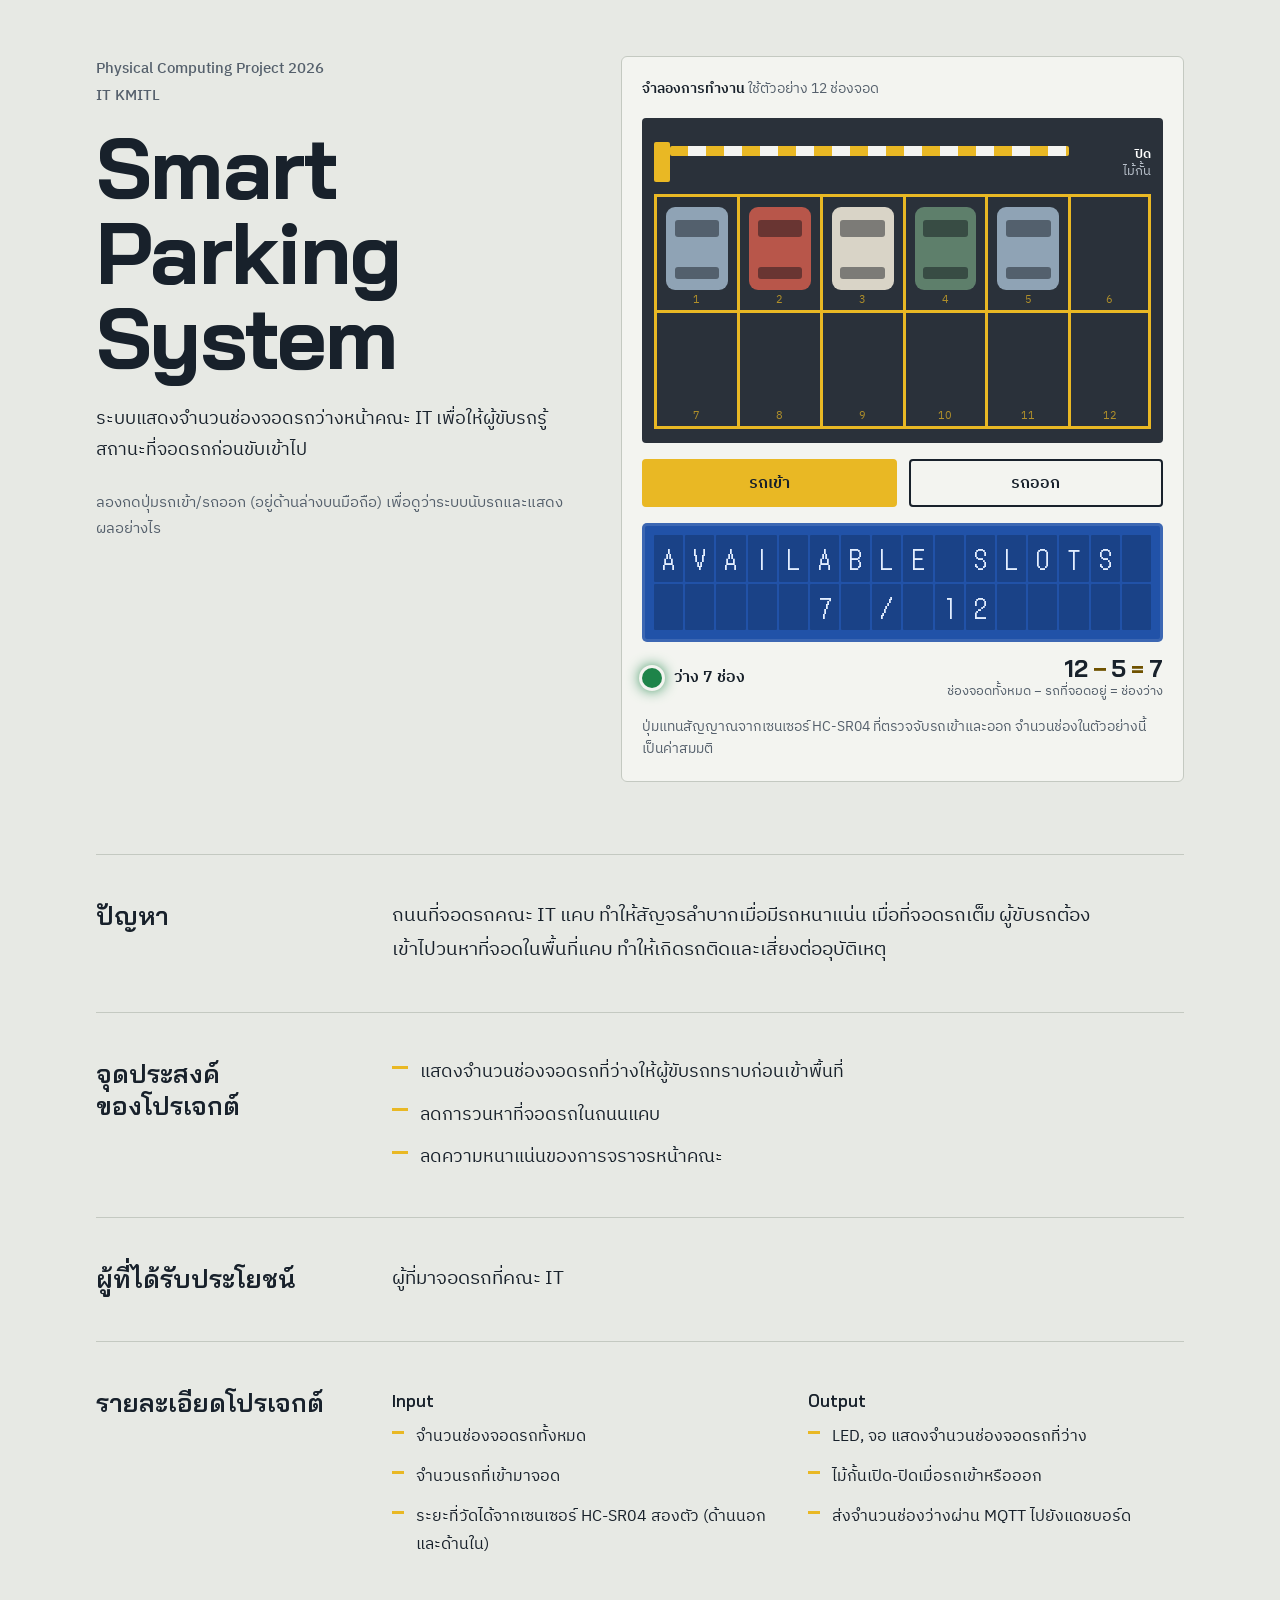
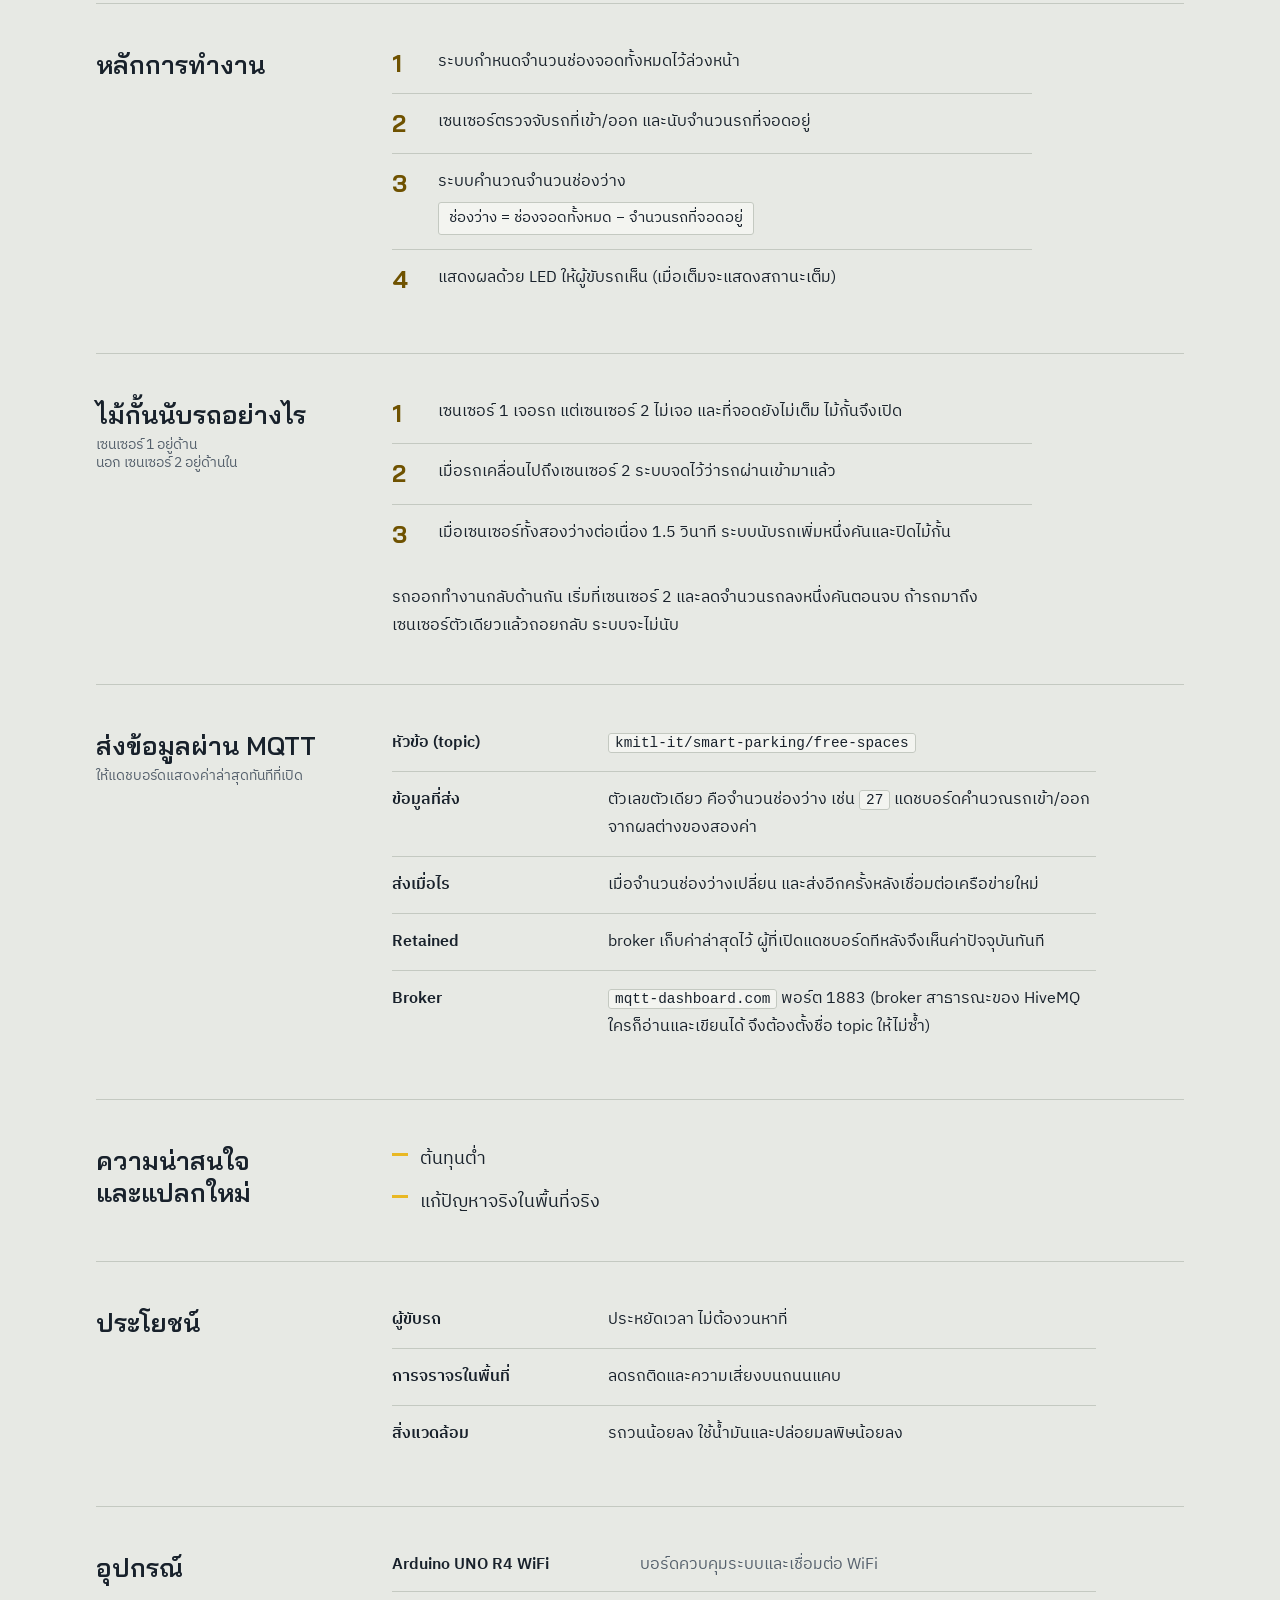
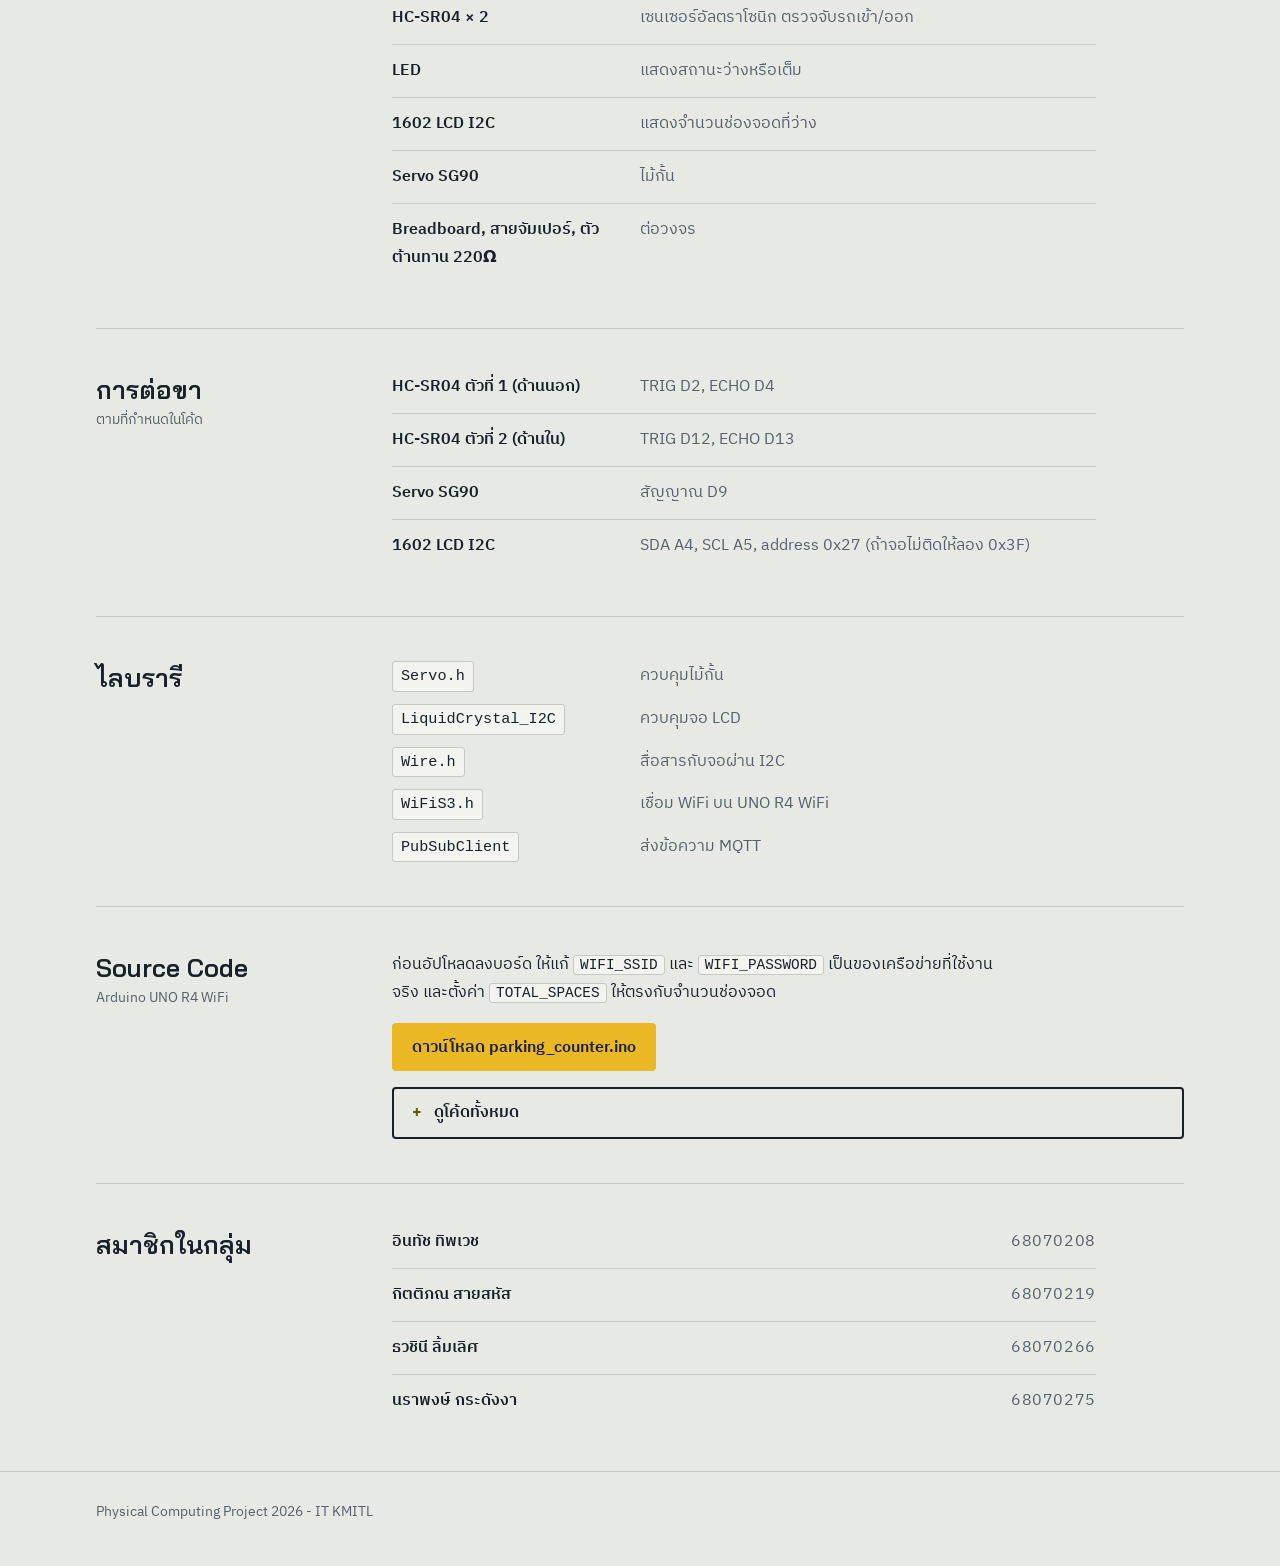
<file: docs/index.html>
<!doctype html>
<html lang="th">

<head>
  <meta charset="utf-8">
  <meta name="viewport" content="width=device-width, initial-scale=1, viewport-fit=cover">
  <title>Smart Parking System</title>
  <meta name="description" content="ระบบแสดงจำนวนช่องจอดรถว่างหน้าคณะ IT KMITL ด้วย Arduino UNO R4 WiFi, เซนเซอร์ HC-SR04 และ MQTT">
  <link rel="preconnect" href="https://fonts.googleapis.com">
  <link rel="preconnect" href="https://fonts.gstatic.com" crossorigin>
  <link href="https://fonts.googleapis.com/css2?family=Bai+Jamjuree:wght@500;700&family=DotGothic16&family=IBM+Plex+Sans+Thai:wght@400;500;600&display=swap" rel="stylesheet">
  <link rel="stylesheet" href="style.css">
</head>

<body>
  <a class="skip" href="#problem">ข้ามไปเนื้อหา</a>

  <main>
    <!-- Hero + live simulator (behaviour in main.js) -->
    <header class="hero">
      <div class="wrap hero-grid">
        <div class="hero-text">
          <p class="course">Physical Computing Project 2026<br>IT KMITL</p>
          <h1>Smart Parking System</h1>
          <p class="lede">ระบบแสดงจำนวนช่องจอดรถว่างหน้าคณะ IT เพื่อให้ผู้ขับรถรู้สถานะที่จอดรถก่อนขับเข้าไป</p>
          <p class="tag">ลองกดปุ่มรถเข้า/รถออก (อยู่ด้านล่างบนมือถือ) เพื่อดูว่าระบบนับรถและแสดงผลอย่างไร</p>
        </div>

        <div class="sim" id="sim">
          <p class="sim-head"><b>จำลองการทำงาน</b> ใช้ตัวอย่าง <span id="totalLabel">12</span> ช่องจอด</p>

          <div class="lot">
            <div class="gate" id="gate">
              <div class="gate-post"></div>
              <div class="gate-arm"></div>
              <p class="gate-label"><b id="gateText">ปิด</b>ไม้กั้น</p>
            </div>
            <div class="bays" id="bays" role="img" aria-label="ผังช่องจอดรถ"></div>
          </div>

          <div class="controls">
            <button class="btn primary" id="btnIn" type="button">รถเข้า</button>
            <button class="btn" id="btnOut" type="button">รถออก</button>
          </div>

          <div class="display">
            <div class="lcd" aria-hidden="true">
              <div class="lcd-in" id="lcd"></div>
            </div>
            <div class="status-row">
              <span class="led" id="led" aria-hidden="true"></span>
              <p class="status-text" id="statusText" aria-live="polite">ว่าง 7 ช่อง</p>
              <div class="calc">
                <p class="eq"><span id="fT">12</span><i>−</i><span id="fP">5</span><i>=</i><span id="fF">7</span></p>
                <small>ช่องจอดทั้งหมด − รถที่จอดอยู่ = ช่องว่าง</small>
              </div>
            </div>
          </div>

          <p class="sim-note">ปุ่มแทนสัญญาณจากเซนเซอร์ HC-SR04 ที่ตรวจจับรถเข้าและออก จำนวนช่องในตัวอย่างนี้เป็นค่าสมมติ</p>
        </div>
      </div>
    </header>

    <div class="wrap">
      <section class="row" id="problem">
        <h2>ปัญหา</h2>
        <p class="prose big">ถนนที่จอดรถคณะ IT แคบ ทำให้สัญจรลำบากเมื่อมีรถหนาแน่น เมื่อที่จอดรถเต็ม
          ผู้ขับรถต้องเข้าไปวนหาที่จอดในพื้นที่แคบ ทำให้เกิดรถติดและเสี่ยงต่ออุบัติเหตุ</p>
      </section>

      <section class="row" id="objectives">
        <h2>จุดประสงค์ของโปรเจกต์</h2>
        <ul class="marks lg">
          <li>แสดงจำนวนช่องจอดรถที่ว่างให้ผู้ขับรถทราบก่อนเข้าพื้นที่</li>
          <li>ลดการวนหาที่จอดรถในถนนแคบ</li>
          <li>ลดความหนาแน่นของการจราจรหน้าคณะ</li>
        </ul>
      </section>

      <section class="row" id="audience">
        <h2>ผู้ที่ได้รับประโยชน์</h2>
        <p class="prose big">ผู้ที่มาจอดรถที่คณะ IT</p>
      </section>

      <section class="row" id="details">
        <h2>รายละเอียดโปรเจกต์</h2>
        <div class="cols">
          <div>
            <h3>Input</h3>
            <ul class="marks">
              <li>จำนวนช่องจอดรถทั้งหมด</li>
              <li>จำนวนรถที่เข้ามาจอด</li>
              <li>ระยะที่วัดได้จากเซนเซอร์ HC-SR04 สองตัว (ด้านนอกและด้านใน)</li>
            </ul>
          </div>
          <div>
            <h3>Output</h3>
            <ul class="marks">
              <li>LED, จอ แสดงจำนวนช่องจอดรถที่ว่าง</li>
              <li>ไม้กั้นเปิด-ปิดเมื่อรถเข้าหรือออก</li>
              <li>ส่งจำนวนช่องว่างผ่าน MQTT ไปยังแดชบอร์ด</li>
            </ul>
          </div>
        </div>
      </section>

      <section class="row" id="how">
        <h2>หลักการทำงาน</h2>
        <ol class="steps">
          <li><span>ระบบกำหนดจำนวนช่องจอดทั้งหมดไว้ล่วงหน้า</span></li>
          <li><span>เซนเซอร์ตรวจจับรถที่เข้า/ออก และนับจำนวนรถที่จอดอยู่</span></li>
          <li><span>ระบบคำนวณจำนวนช่องว่าง<br><span class="formula">ช่องว่าง = ช่องจอดทั้งหมด − จำนวนรถที่จอดอยู่</span></span></li>
          <li><span>แสดงผลด้วย LED ให้ผู้ขับรถเห็น (เมื่อเต็มจะแสดงสถานะเต็ม)</span></li>
        </ol>
      </section>

      <section class="row" id="gate-flow">
        <h2>ไม้กั้นนับรถอย่างไร<small>เซนเซอร์ 1 อยู่ด้านนอก เซนเซอร์ 2 อยู่ด้านใน</small></h2>
        <div class="stack">
          <ol class="steps">
            <li><span>เซนเซอร์ 1 เจอรถ แต่เซนเซอร์ 2 ไม่เจอ และที่จอดยังไม่เต็ม ไม้กั้นจึงเปิด</span></li>
            <li><span>เมื่อรถเคลื่อนไปถึงเซนเซอร์ 2 ระบบจดไว้ว่ารถผ่านเข้ามาแล้ว</span></li>
            <li><span>เมื่อเซนเซอร์ทั้งสองว่างต่อเนื่อง 1.5 วินาที ระบบนับรถเพิ่มหนึ่งคันและปิดไม้กั้น</span></li>
          </ol>
          <p class="prose">รถออกทำงานกลับด้านกัน เริ่มที่เซนเซอร์ 2 และลดจำนวนรถลงหนึ่งคันตอนจบ
            ถ้ารถมาถึงเซนเซอร์ตัวเดียวแล้วถอยกลับ ระบบจะไม่นับ</p>
        </div>
      </section>

      <section class="row" id="mqtt">
        <h2>ส่งข้อมูลผ่าน MQTT<small>ให้แดชบอร์ดแสดงค่าล่าสุดทันทีที่เปิด</small></h2>
        <dl class="dl">
          <div>
            <dt>หัวข้อ (topic)</dt>
            <dd><code>kmitl-it/smart-parking/free-spaces</code></dd>
          </div>
          <div>
            <dt>ข้อมูลที่ส่ง</dt>
            <dd>ตัวเลขตัวเดียว คือจำนวนช่องว่าง เช่น <code>27</code> แดชบอร์ดคำนวณรถเข้า/ออกจากผลต่างของสองค่า</dd>
          </div>
          <div>
            <dt>ส่งเมื่อไร</dt>
            <dd>เมื่อจำนวนช่องว่างเปลี่ยน และส่งอีกครั้งหลังเชื่อมต่อเครือข่ายใหม่</dd>
          </div>
          <div>
            <dt>Retained</dt>
            <dd>broker เก็บค่าล่าสุดไว้ ผู้ที่เปิดแดชบอร์ดทีหลังจึงเห็นค่าปัจจุบันทันที</dd>
          </div>
          <div>
            <dt>Broker</dt>
            <dd><code>mqtt-dashboard.com</code> พอร์ต 1883 (broker สาธารณะของ HiveMQ ใครก็อ่านและเขียนได้ จึงต้องตั้งชื่อ topic ให้ไม่ซ้ำ)</dd>
          </div>
        </dl>
      </section>

      <section class="row" id="novelty">
        <h2>ความน่าสนใจและแปลกใหม่</h2>
        <ul class="marks lg">
          <li>ต้นทุนต่ำ</li>
          <li>แก้ปัญหาจริงในพื้นที่จริง</li>
        </ul>
      </section>

      <section class="row" id="benefits">
        <h2>ประโยชน์</h2>
        <dl class="dl">
          <div>
            <dt>ผู้ขับรถ</dt>
            <dd>ประหยัดเวลา ไม่ต้องวนหาที่</dd>
          </div>
          <div>
            <dt>การจราจรในพื้นที่</dt>
            <dd>ลดรถติดและความเสี่ยงบนถนนแคบ</dd>
          </div>
          <div>
            <dt>สิ่งแวดล้อม</dt>
            <dd>รถวนน้อยลง ใช้น้ำมันและปล่อยมลพิษน้อยลง</dd>
          </div>
        </dl>
      </section>

      <section class="row" id="hardware">
        <h2>อุปกรณ์</h2>
        <ul class="parts">
          <li><b>Arduino UNO R4 WiFi</b><span>บอร์ดควบคุมระบบและเชื่อมต่อ WiFi</span></li>
          <li><b>HC-SR04 × 2</b><span>เซนเซอร์อัลตราโซนิก ตรวจจับรถเข้า/ออก</span></li>
          <li><b>LED</b><span>แสดงสถานะว่างหรือเต็ม</span></li>
          <li><b>1602 LCD I2C</b><span>แสดงจำนวนช่องจอดที่ว่าง</span></li>
          <li><b>Servo SG90</b><span>ไม้กั้น</span></li>
          <li><b>Breadboard, สายจัมเปอร์, ตัวต้านทาน 220Ω</b><span>ต่อวงจร</span></li>
        </ul>
      </section>

      <section class="row" id="pins">
        <h2>การต่อขา<small>ตามที่กำหนดในโค้ด</small></h2>
        <ul class="parts">
          <li><b>HC-SR04 ตัวที่ 1 (ด้านนอก)</b><span>TRIG D2, ECHO D4</span></li>
          <li><b>HC-SR04 ตัวที่ 2 (ด้านใน)</b><span>TRIG D12, ECHO D13</span></li>
          <li><b>Servo SG90</b><span>สัญญาณ D9</span></li>
          <li><b>1602 LCD I2C</b><span>SDA A4, SCL A5, address 0x27 (ถ้าจอไม่ติดให้ลอง 0x3F)</span></li>
        </ul>
      </section>

      <section class="row" id="libraries">
        <h2>ไลบรารี</h2>
        <ul class="libs">
          <li><code>Servo.h</code><span>ควบคุมไม้กั้น</span></li>
          <li><code>LiquidCrystal_I2C</code><span>ควบคุมจอ LCD</span></li>
          <li><code>Wire.h</code><span>สื่อสารกับจอผ่าน I2C</span></li>
          <li><code>WiFiS3.h</code><span>เชื่อม WiFi บน UNO R4 WiFi</span></li>
          <li><code>PubSubClient</code><span>ส่งข้อความ MQTT</span></li>
        </ul>
      </section>

      <section class="row" id="source_code">
        <h2>Source Code<small>Arduino UNO R4 WiFi</small></h2>
        <div class="src">
          <p class="prose">ก่อนอัปโหลดลงบอร์ด ให้แก้ <code>WIFI_SSID</code> และ <code>WIFI_PASSWORD</code> เป็นของเครือข่ายที่ใช้งานจริง
            และตั้งค่า <code>TOTAL_SPACES</code> ให้ตรงกับจำนวนช่องจอด</p>
          <div class="actions">
            <a class="btn primary" href="src/parking_counter.ino" download>ดาวน์โหลด parking_counter.ino</a>
          </div>
          <details class="codebox">
            <summary>ดูโค้ดทั้งหมด</summary>
            <pre class="code" tabindex="0"><code><span class="c">/*</span>
<span class="c">  Parking space counter + servo barrier (POC / scale model)</span>
<span class="c">  Board  : Arduino UNO R4 WiFi</span>
<span class="c">  Sensors: 2x HC-SR04 side by side along the driving direction (sensor 1 = outside, sensor 2 = inside)</span>
<span class="c">  Output : 16x2 I2C LCD, servo barrier (D9), WiFi + MQTT</span>
<span class="c"></span>
<span class="c">  MQTT:</span>
<span class="c">    The board publishes ONE value only: the number of free spaces, e.g. "27".</span>
<span class="c">    It publishes when that number changes (and once after every (re)connect), as a retained</span>
<span class="c">    message, so the dashboard shows the current value as soon as it opens.</span>
<span class="c">    The dashboard works out "In / Out &lt;amount&gt;" from the difference between two values.</span>
<span class="c"></span>
<span class="c">  ENTERING (car comes in from outside)</span>
<span class="c">    Trigger : sensor 1 sees a car, sensor 2 does not, and the lot is not full</span>
<span class="c">    Action  : open barrier, passed = false, timer not running</span>
<span class="c">    Wait    : while sensor 1 or sensor 2 still sees a car, or the lane has not been clear long enough</span>
<span class="c">              - sensor 2 sees a car   -&gt; passed = true</span>
<span class="c">              - either sensor blocked -&gt; reset the clear timer</span>
<span class="c">              - both just became clear -&gt; start the clear timer</span>
<span class="c">              - clear for CLEAR_HOLD_MS -&gt; the car is gone, leave the wait</span>
<span class="c">    Finish  : if passed, cars inside + 1;  then close barrier</span>
<span class="c"></span>
<span class="c">  EXITING (car goes out from inside) - same, mirrored</span>
<span class="c">    Trigger : sensor 2 sees a car, sensor 1 does not, and at least 1 car is inside</span>
<span class="c">    passed  : set when sensor 1 sees a car;  at the end, if passed, cars inside - 1</span>
<span class="c"></span>
<span class="c">  Anything else: do nothing, barrier stays closed.</span>
<span class="c"></span>
<span class="c">  Servo starts at 90 deg (barrier closed) and lifts by 90 deg to open.</span>
<span class="c"></span>
<span class="c">  Serial commands (9600 baud):</span>
<span class="c">    r = reset to empty, + = add a car, - = remove a car</span>
<span class="c">    o = open barrier,   c = close barrier   (handy for checking the servo direction)</span>
<span class="c">*/</span>
#include &lt;WiFiS3.h&gt;
#include &lt;PubSubClient.h&gt;
#include &lt;Wire.h&gt;
#include &lt;LiquidCrystal_I2C.h&gt;
#include &lt;Servo.h&gt;

<span class="c">// ========================</span>
<span class="c">// Types: must stay above the first function. The Arduino IDE auto-generates function</span>
<span class="c">// prototypes there, and they fail to compile if they mention a type defined later.</span>
<span class="c">// ========================</span>
struct Sensor {
  uint8_t trig;
  uint8_t echo;
  float   distance;   <span class="c">// cm, -1 = no echo</span>
  bool    active;     <span class="c">// debounced: a car is in front of the sensor</span>
  uint8_t hits;
  uint8_t misses;
};

enum State : uint8_t {
  IDLE,        <span class="c">// barrier closed, watching the sensors</span>
  ENTERING,    <span class="c">// barrier open, car coming in</span>
  EXITING      <span class="c">// barrier open, car going out</span>
};

<span class="c">// ===== WiFi =====</span>
const char* WIFI_SSID = "YOUR_WIFI_NAME";
const char* WIFI_PASSWORD = "YOUR_WIFI_PASSWORD";

<span class="c">// ===== MQTT =====</span>
<span class="c">// mqtt-dashboard.com is HiveMQ's public broker: anyone can read and write any topic,</span>
<span class="c">// so keep this topic name unique. The dashboard page must use the same topic.</span>
const char* MQTT_SERVER = "mqtt-dashboard.com";
const int   MQTT_PORT = 1883;
const char* MQTT_PUBLISH_TOPIC = "kmitl-it/smart-parking/free-spaces";

WiFiClient wifiClient;
PubSubClient mqtt(wifiClient);

constexpr unsigned long NET_RETRY_MS            = 10000;  <span class="c">// time between reconnect attempts</span>
constexpr unsigned long WIFI_CONNECT_TIMEOUT_MS = 8000;

int lastPublishedFree = -1;       <span class="c">// -1 = nothing published yet, so the next check publishes</span>

<span class="c">// ===== Connect WiFi (gives up after the timeout instead of blocking forever) =====</span>
bool connectWiFi(unsigned long timeoutMs) {
  if (WiFi.status() == WL_CONNECTED) return true;

  Serial.print("Connecting to WiFi...");
  WiFi.begin(WIFI_SSID, WIFI_PASSWORD);

  unsigned long start = millis();
  while (WiFi.status() != WL_CONNECTED &amp;&amp; millis() - start &lt; timeoutMs) {
    delay(250);
    Serial.print(".");
  }

  if (WiFi.status() == WL_CONNECTED) {
    Serial.println("\nWiFi connected!");
    Serial.print("IP address: ");
    Serial.println(WiFi.localIP());
    return true;
  }

  Serial.println("\nWiFi failed (will retry)");
  return false;
}

<span class="c">// ===== Connect MQTT (single attempt). Publish only, no subscription. =====</span>
bool connectMQTT() {
  Serial.print("Connecting to MQTT...");

  String clientId = "Arduino-";
  clientId += String((unsigned long)millis());

  if (mqtt.connect(clientId.c_str())) {
    Serial.println(" connected!");
    lastPublishedFree = -1;       <span class="c">// send the current value again after every (re)connect</span>
    return true;
  }

  Serial.print(" failed, MQTT state = ");
  Serial.println(mqtt.state());
  return false;
}

<span class="c">// ========================</span>
<span class="c">// Hardware</span>
<span class="c">// ========================</span>
LiquidCrystal_I2C lcd(0x27, 16, 2);   <span class="c">// SDA = A4, SCL = A5 (try 0x3F if the LCD stays blank)</span>

const uint8_t TRIG_1 = 2;
const uint8_t ECHO_1 = 4;
const uint8_t TRIG_2 = 12;
const uint8_t ECHO_2 = 13;

<span class="c">// Servo barrier: starts at 90 deg (closed) and lifts by 90 deg.</span>
<span class="c">// If it lifts the wrong way, change "- 90" to "+ 90" (opens at 180 deg instead of 0).</span>
const uint8_t SERVO_PIN = 9;
const int BARRIER_CLOSED_ANGLE = 90;
const int BARRIER_OPEN_ANGLE   = BARRIER_CLOSED_ANGLE - 90;

Servo barrier;
bool barrierOpen = false;

void openBarrier() {
  if (!barrierOpen) {
    barrier.write(BARRIER_OPEN_ANGLE);
    barrierOpen = true;
    Serial.println("BARRIER,OPEN");
  }
}

void closeBarrier() {
  if (barrierOpen) {
    barrier.write(BARRIER_CLOSED_ANGLE);
    barrierOpen = false;
    Serial.println("BARRIER,CLOSED");
  }
}

<span class="c">// ========================</span>
<span class="c">// Configuration</span>
<span class="c">// ========================</span>
const int TOTAL_SPACES = 30;      <span class="c">// the dashboard has the same number in its CONFIG</span>

<span class="c">// Distance from the sensor to the (model) car, in cm</span>
const float DETECT_MIN_CM = 5;     <span class="c">// closer than this = ignore</span>
const float DETECT_MAX_CM = 15;    <span class="c">// a car is detected when distance is in [MIN, MAX]</span>
const float RELEASE_CM    = 30;    <span class="c">// once active, stay active until farther than this (hysteresis)</span>

const uint8_t ON_SAMPLES  = 2;     <span class="c">// consecutive hits to become active (debounce)</span>
const uint8_t OFF_SAMPLES = 2;     <span class="c">// consecutive misses to become inactive</span>

const unsigned long SCAN_INTERVAL_MS = 40;
const unsigned long CLEAR_HOLD_MS    = 1500;   <span class="c">// lane must stay clear this long before the car counts as gone</span>
const unsigned long LCD_INTERVAL_MS  = 150;
const unsigned long ECHO_TIMEOUT_US  = 6000;   <span class="c">// ~100 cm max range</span>

<span class="c">// ========================</span>
<span class="c">// Sensors</span>
<span class="c">// ========================</span>
Sensor s1 = {TRIG_1, ECHO_1, -1, false, 0, 0};
Sensor s2 = {TRIG_2, ECHO_2, -1, false, 0, 0};

float readDistanceCm(uint8_t trigPin, uint8_t echoPin) {
  digitalWrite(trigPin, LOW);
  delayMicroseconds(2);
  digitalWrite(trigPin, HIGH);
  delayMicroseconds(10);
  digitalWrite(trigPin, LOW);

  unsigned long duration = pulseIn(echoPin, HIGH, ECHO_TIMEOUT_US);
  if (duration == 0) return -1;                  <span class="c">// no echo</span>
  return duration * 0.0343f / 2.0f;
}

<span class="c">// Measure, debounce, and apply hysteresis</span>
void updateSensor(Sensor &amp;s) {
  s.distance = readDistanceCm(s.trig, s.echo);

  bool inRange;
  if (s.distance &lt; 0)  inRange = false;
  else if (s.active)   inRange = s.distance &lt; RELEASE_CM;
  else                 inRange = (s.distance &gt;= DETECT_MIN_CM &amp;&amp; s.distance &lt;= DETECT_MAX_CM);

  if (inRange) { if (s.hits &lt; 255)   s.hits++;   s.misses = 0; }
  else         { if (s.misses &lt; 255) s.misses++; s.hits = 0; }

  if (!s.active &amp;&amp; s.hits   &gt;= ON_SAMPLES)  s.active = true;
  if ( s.active &amp;&amp; s.misses &gt;= OFF_SAMPLES) s.active = false;
}

<span class="c">// ========================</span>
<span class="c">// Gate logic</span>
<span class="c">// ========================</span>
State state = IDLE;
bool passed = false;              <span class="c">// the car reached the far sensor during this cycle</span>
unsigned long clearSince = 0;     <span class="c">// when both sensors became clear (0 = timer not running)</span>

long entries = 0;
long exits   = 0;
int  carsInside = 0;              <span class="c">// never below 0</span>

int freeSpaces() {
  int f = TOTAL_SPACES - carsInside;
  return f &lt; 0 ? 0 : f;
}

void logEvent(const char *event, unsigned long now) {
  <span class="c">// CSV: millis,event,occupied,free,entries,exits</span>
  Serial.print(now);          Serial.print(',');
  Serial.print(event);        Serial.print(',');
  Serial.print(carsInside);   Serial.print(',');
  Serial.print(freeSpaces()); Serial.print(',');
  Serial.print(entries);      Serial.print(',');
  Serial.println(exits);
}

<span class="c">// Runs once after every sensor scan. It is the "wait in a loop" from the description,</span>
<span class="c">// written so that each call does one round and returns (the LCD, MQTT and serial keep running).</span>
void runGate(unsigned long now) {
  bool a1 = s1.active;
  bool a2 = s2.active;

  if (state == IDLE) {
    if (a1 &amp;&amp; !a2 &amp;&amp; freeSpaces() &gt; 0) {
      <span class="c">// Car coming in from outside, and there is room</span>
      state = ENTERING;
      passed = false;
      clearSince = 0;
      openBarrier();
      logEvent("OPEN_IN", now);
    } else if (a2 &amp;&amp; !a1 &amp;&amp; carsInside &gt; 0) {
      <span class="c">// Car going out from inside</span>
      state = EXITING;
      passed = false;
      clearSince = 0;
      openBarrier();
      logEvent("OPEN_OUT", now);
    }
    return;                       <span class="c">// otherwise: do nothing, barrier stays closed</span>
  }

  <span class="c">// ENTERING or EXITING: barrier is open, wait until the car has completely passed</span>
  if (state == ENTERING &amp;&amp; a2) passed = true;    <span class="c">// car reached the inside sensor</span>
  if (state == EXITING  &amp;&amp; a1) passed = true;    <span class="c">// car reached the outside sensor</span>

  if (a1 || a2) {
    clearSince = 0;               <span class="c">// something still in front of a sensor: not clear yet</span>
  } else if (clearSince == 0) {
    clearSince = now;             <span class="c">// just became clear: start the timer</span>
  }

  if (clearSince != 0 &amp;&amp; now - clearSince &gt;= CLEAR_HOLD_MS) {
    <span class="c">// Clear long enough: the car is gone</span>
    if (passed) {
      if (state == ENTERING) {
        entries++;
        carsInside++;
        logEvent("ENTRY", now);
      } else {
        exits++;
        if (carsInside &gt; 0) carsInside--;
        logEvent("EXIT", now);
      }
    } else {
      logEvent("CANCEL", now);    <span class="c">// car came to one sensor but never passed: no count</span>
    }
    closeBarrier();
    state = IDLE;
  }
}

void handleSerialCommands(unsigned long now) {
  while (Serial.available()) {
    char c = Serial.read();
    if (c == 'r')      { carsInside = 0; entries = 0; exits = 0; logEvent("RESET", now); }
    else if (c == '+') { carsInside++; logEvent("MANUAL_ADD", now); }
    else if (c == '-') { if (carsInside &gt; 0) carsInside--; logEvent("MANUAL_SUB", now); }
    else if (c == 'o') { openBarrier(); }
    else if (c == 'c') { closeBarrier(); }
  }
}

<span class="c">// ========================</span>
<span class="c">// Network service (non-blocking for the gate)</span>
<span class="c">// ========================</span>
unsigned long lastNetTry = 0;

void networkService(unsigned long now) {
  if (WiFi.status() == WL_CONNECTED &amp;&amp; mqtt.connected()) {
    mqtt.loop();
    return;
  }

  <span class="c">// Reconnect only while the gate is idle and the barrier is closed:</span>
  <span class="c">// these calls can take several seconds, and counting pauses meanwhile.</span>
  if (state != IDLE || barrierOpen) return;
  if (now - lastNetTry &lt; NET_RETRY_MS) return;
  lastNetTry = now;

  if (connectWiFi(WIFI_CONNECT_TIMEOUT_MS)) {
    connectMQTT();
  }
}

<span class="c">// Publish the free-space number, but only when it differs from the last one that was sent.</span>
<span class="c">// Retained = the broker keeps the latest value for a dashboard that opens later.</span>
<span class="c">// If the network is down, nothing is sent; connectMQTT() resets lastPublishedFree,</span>
<span class="c">// so the newest value goes out as soon as the link is back.</span>
void publishFreeIfChanged() {
  int f = freeSpaces();
  if (f == lastPublishedFree) return;
  if (!mqtt.connected()) return;

  char payload[8];
  snprintf(payload, sizeof(payload), "%d", f);

  if (mqtt.publish(MQTT_PUBLISH_TOPIC, payload, true)) {
    lastPublishedFree = f;
    Serial.print("MQTT,PUBLISH,");
    Serial.println(payload);
  }
}

<span class="c">// ========================</span>
<span class="c">// LCD</span>
<span class="c">// ========================</span>
void formatDistance(char *buf, const Sensor &amp;s) {
  if (s.distance &lt; 0) strcpy(buf, "---");
  else                snprintf(buf, 5, "%-3d", (int)s.distance);
}

unsigned long lastLcd = 0;

void updateLcd(unsigned long now) {
  if (now - lastLcd &lt; LCD_INTERVAL_MS) return;
  lastLcd = now;

  char line[17], d1[6], d2[6];

  <span class="c">// Row 0: free spaces</span>
  if (freeSpaces() == 0) snprintf(line, sizeof(line), "FULL  0/%-3d      ", TOTAL_SPACES);
  else                   snprintf(line, sizeof(line), "Free: %2d/%-3d     ", freeSpaces(), TOTAL_SPACES);
  lcd.setCursor(0, 0);
  lcd.print(line);

  <span class="c">// Row 1: live sensor distances + barrier state (O = open, C = closed)</span>
  formatDistance(d1, s1);
  formatDistance(d2, s2);
  snprintf(line, sizeof(line), "S1:%-3s S2:%-3s %c ", d1, d2, barrierOpen ? 'O' : 'C');
  lcd.setCursor(0, 1);
  lcd.print(line);
}

<span class="c">// ========================</span>
<span class="c">// Setup / loop</span>
<span class="c">// ========================</span>
unsigned long lastScan = 0;

void setup() {
  Serial.begin(9600);

  <span class="c">// Servo first, so the barrier starts at 90 deg (closed)</span>
  barrier.attach(SERVO_PIN);
  barrier.write(BARRIER_CLOSED_ANGLE);
  barrierOpen = false;

  pinMode(TRIG_1, OUTPUT);  pinMode(ECHO_1, INPUT);
  pinMode(TRIG_2, OUTPUT);  pinMode(ECHO_2, INPUT);
  digitalWrite(TRIG_1, LOW);
  digitalWrite(TRIG_2, LOW);

  lcd.init();
  lcd.backlight();
  lcd.setCursor(0, 0);
  lcd.print("Parking counter");
  lcd.setCursor(0, 1);
  lcd.print("Starting...");

  Serial.println("ms,event,occupied,free,entries,exits");

  <span class="c">// One network attempt at startup. If it fails, the gate still works and loop() retries later.</span>
  mqtt.setServer(MQTT_SERVER, MQTT_PORT);
  mqtt.setSocketTimeout(3);               <span class="c">// don't let a dead broker block for the 15 s default</span>
  lastNetTry = millis();
  if (connectWiFi(WIFI_CONNECT_TIMEOUT_MS)) {
    connectMQTT();
  }

  delay(800);
  lcd.clear();
}

void loop() {
  unsigned long now = millis();

  networkService(now);

  <span class="c">// Scan both sensors one after the other (so they never hear each other), then run the gate logic</span>
  if (now - lastScan &gt;= SCAN_INTERVAL_MS) {
    lastScan = now;
    updateSensor(s1);
    delay(10);                         <span class="c">// let echoes from sensor 1 die out</span>
    updateSensor(s2);
    runGate(now);
  }

  handleSerialCommands(now);
  publishFreeIfChanged();              <span class="c">// sends only when the free-space number changed</span>
  updateLcd(now);
}</code></pre>
          </details>
        </div>
      </section>

      <section class="row" id="team">
        <h2>สมาชิกในกลุ่ม</h2>
        <ul class="team">
          <li><b>อินทัช ทิพเวช</b><span>68070208</span></li>
          <li><b>กิตติภณ สายสหัส</b><span>68070219</span></li>
          <li><b>ธวชินี ลิ้มเลิศ</b><span>68070266</span></li>
          <li><b>นราพงษ์ กระดังงา</b><span>68070275</span></li>
        </ul>
      </section>
    </div>

    <footer>
      <div class="wrap">Physical Computing Project 2026 - IT KMITL</div>
    </footer>
  </main>
  <script src="main.js" defer></script>
</body>

</html>
</file>
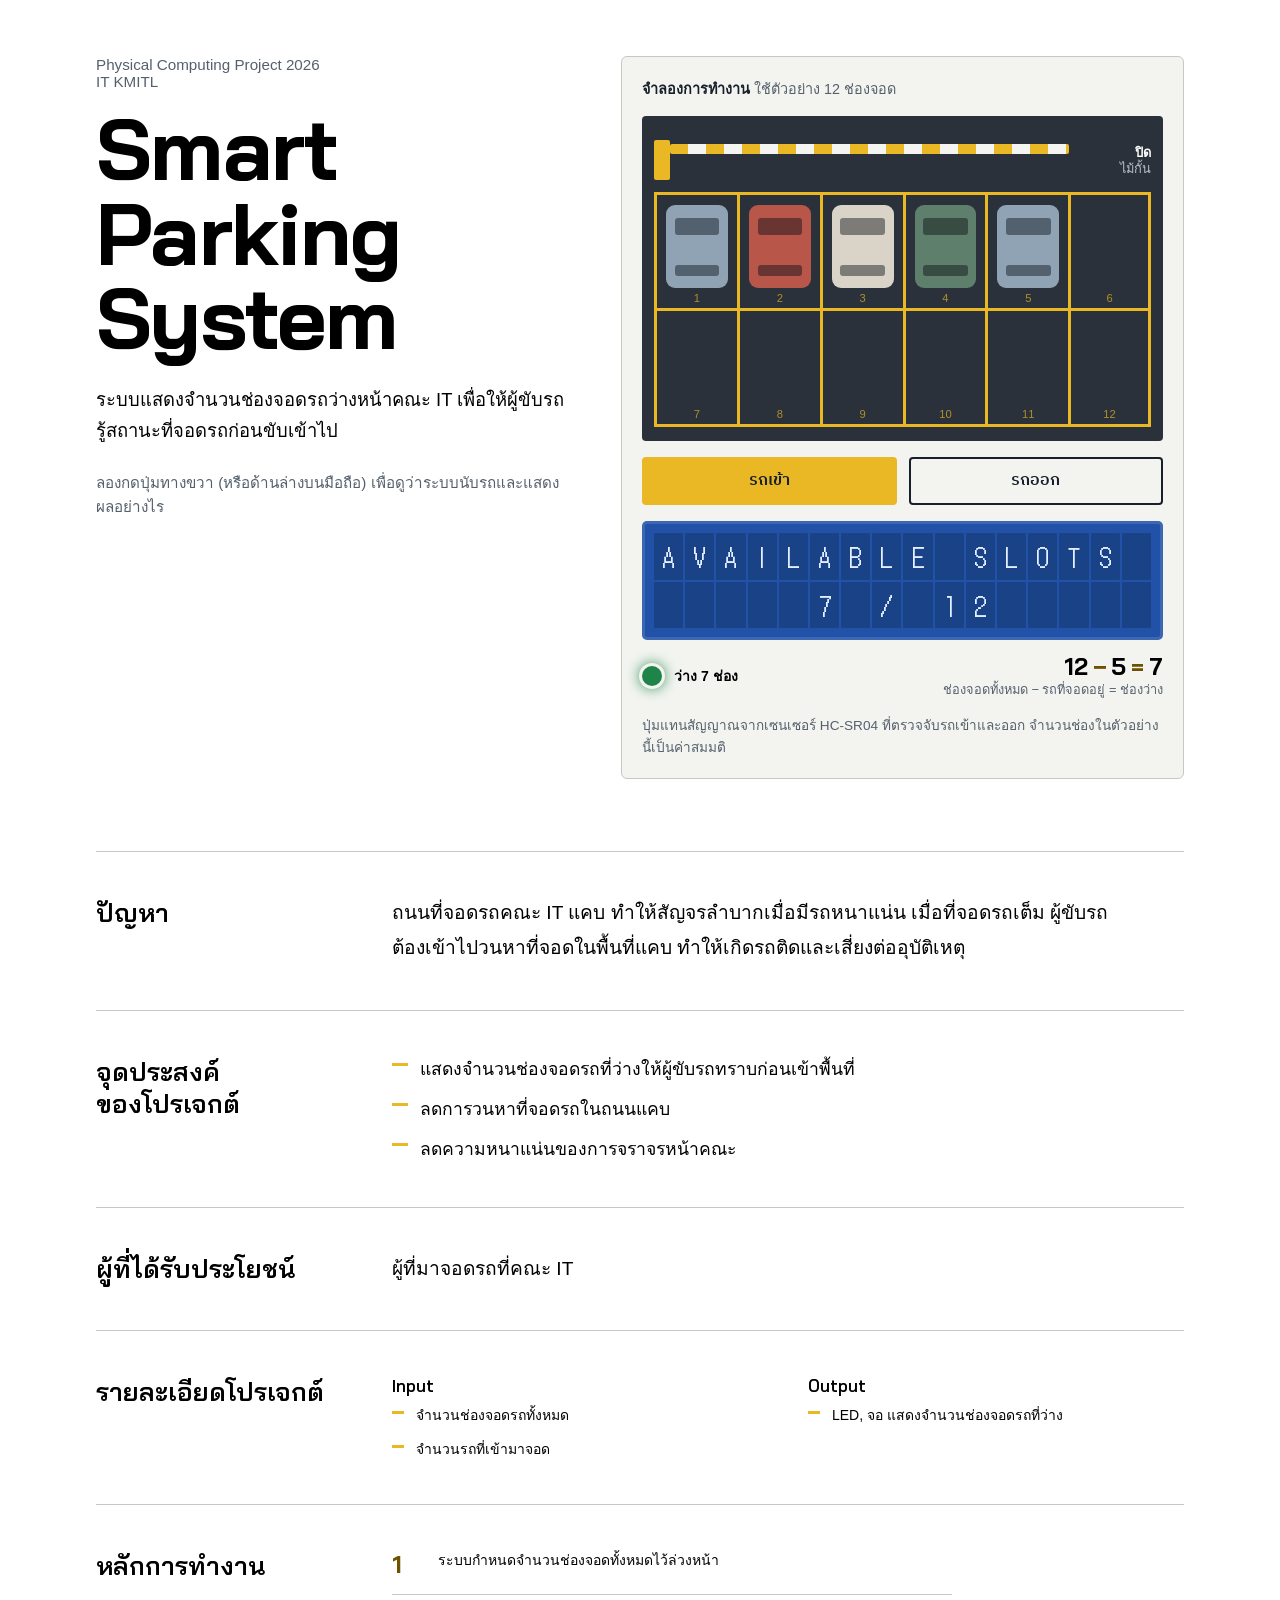
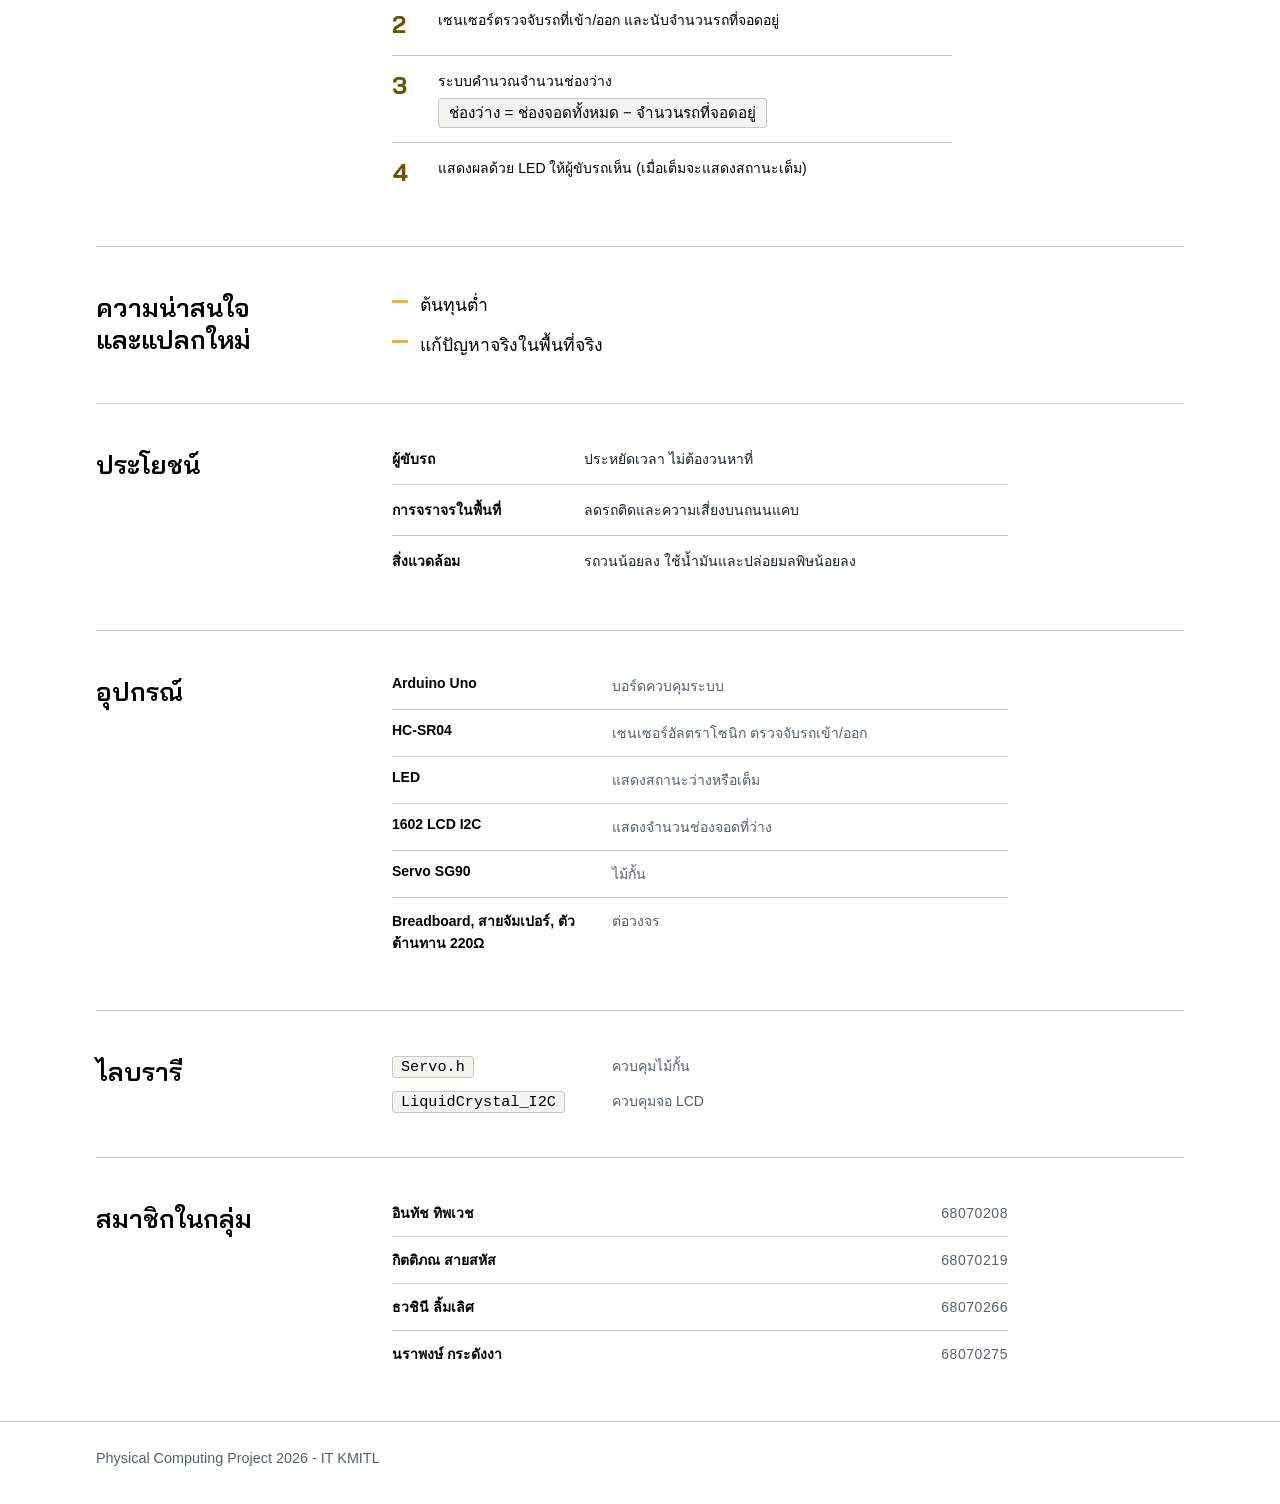
<file: static-web/index.html>
<!DOCTYPE html>
<html>
<head>
  <meta charset="UTF-8">
  <meta name="viewport" content="width=device-width, initial-scale=1.0">

  <title>Smart Parking System</title>
  <meta name="claude:viewport-fit-sides" content="cover">
  <link rel="stylesheet" href="./style.css">
  <link rel="preconnect" href="https://fonts.googleapis.com">
  <link rel="preconnect" href="https://fonts.gstatic.com" crossorigin>
  <link
    href="https://fonts.googleapis.com/css2?family=Bai+Jamjuree:wght@500;700&family=DotGothic16&family=IBM+Plex+Sans+Thai:wght@400;500;600&display=swap"
    rel="stylesheet">

  <style>
    :root {
      color-scheme: light;
      box-sizing: border-box;
      padding-top: env(safe-area-inset-top, 0px);
      padding-bottom: env(safe-area-inset-bottom, 0px)
    }

    html {
      scroll-padding-top: env(safe-area-inset-top, 0px)
    }

    body {
      margin: 0;
      padding: 0;
      font: 14px -apple-system, BlinkMacSystemFont, sans-serif;
      background: #fff;
      color: #000
    }

    img {
      max-width: 100%
    }

    [hidden]:not([hidden=until-found i]) {
      display: none !important
    }
  </style>
</head>

<body>
  <main>
    <!-- SECTION: Hero + live simulator -->
    <header class="hero">
      <div class="wrap hero-grid">
        <div class="hero-text">
          <p class="course">Physical Computing Project 2026<br>IT KMITL</p>
          <h1>Smart Parking System</h1>
          <p class="lede">ระบบแสดงจำนวนช่องจอดรถว่างหน้าคณะ IT เพื่อให้ผู้ขับรถรู้สถานะที่จอดรถก่อนขับเข้าไป</p>
          <p class="tag">ลองกดปุ่มทางขวา (หรือด้านล่างบนมือถือ) เพื่อดูว่าระบบนับรถและแสดงผลอย่างไร</p>
        </div>

        <div class="sim" id="sim">
          <p class="sim-head"><b>จำลองการทำงาน</b> ใช้ตัวอย่าง <span id="totalLabel">12</span> ช่องจอด</p>

          <div class="lot">
            <div class="gate" id="gate">
              <div class="gate-post"></div>
              <div class="gate-arm"></div>
              <p class="gate-label"><b id="gateText">ปิด</b>ไม้กั้น</p>
            </div>
            <div class="bays" id="bays" aria-label="ผังช่องจอดรถ"></div>
          </div>

          <div class="controls">
            <button class="btn primary" id="btnIn" type="button">รถเข้า</button>
            <button class="btn" id="btnOut" type="button">รถออก</button>
          </div>

          <div class="display">
            <div class="lcd" aria-hidden="true">
              <div class="lcd-in" id="lcd"></div>
            </div>
            <div class="status-row">
              <span class="led" id="led" aria-hidden="true"></span>
              <p class="status-text" id="statusText" aria-live="polite">ว่าง 7 ช่อง</p>
              <div class="calc">
                <p class="eq"><span id="fT">12</span><i>−</i><span id="fP">5</span><i>=</i><span id="fF">7</span></p>
                <small>ช่องจอดทั้งหมด − รถที่จอดอยู่ = ช่องว่าง</small>
              </div>
            </div>
          </div>

          <p class="sim-note">ปุ่มแทนสัญญาณจากเซนเซอร์ HC-SR04 ที่ตรวจจับรถเข้าและออก จำนวนช่องในตัวอย่างนี้เป็นค่าสมมติ
          </p>
        </div>
      </div>
    </header>

    <div class="wrap">
      <!-- SECTION: ปัญหา -->
      <section class="row" id="problem">
        <h2>ปัญหา</h2>
        <p class="prose big">ถนนที่จอดรถคณะ IT แคบ ทำให้สัญจรลำบากเมื่อมีรถหนาแน่น เมื่อที่จอดรถเต็ม
          ผู้ขับรถต้องเข้าไปวนหาที่จอดในพื้นที่แคบ ทำให้เกิดรถติดและเสี่ยงต่ออุบัติเหตุ</p>
      </section>

      <!-- SECTION: จุดประสงค์ -->
      <section class="row" id="objectives">
        <h2>จุดประสงค์ของโปรเจกต์</h2>
        <ul class="marks lg">
          <li>แสดงจำนวนช่องจอดรถที่ว่างให้ผู้ขับรถทราบก่อนเข้าพื้นที่</li>
          <li>ลดการวนหาที่จอดรถในถนนแคบ</li>
          <li>ลดความหนาแน่นของการจราจรหน้าคณะ</li>
        </ul>
      </section>

      <!-- SECTION: ผู้ที่ได้รับประโยชน์ -->
      <section class="row" id="audience">
        <h2>ผู้ที่ได้รับประโยชน์</h2>
        <p class="prose big">ผู้ที่มาจอดรถที่คณะ IT</p>
      </section>

      <!-- SECTION: รายละเอียดโปรเจกต์ -->
      <section class="row" id="details">
        <h2>รายละเอียดโปรเจกต์</h2>
        <div class="cols">
          <div>
            <h3>Input</h3>
            <ul class="marks">
              <li>จำนวนช่องจอดรถทั้งหมด</li>
              <li>จำนวนรถที่เข้ามาจอด</li>
            </ul>
          </div>
          <div>
            <h3>Output</h3>
            <ul class="marks">
              <li>LED, จอ แสดงจำนวนช่องจอดรถที่ว่าง</li>
            </ul>
          </div>
        </div>
      </section>

      <!-- SECTION: หลักการทำงาน -->
      <section class="row" id="how">
        <h2>หลักการทำงาน</h2>
        <ol class="steps">
          <li><span>ระบบกำหนดจำนวนช่องจอดทั้งหมดไว้ล่วงหน้า</span></li>
          <li><span>เซนเซอร์ตรวจจับรถที่เข้า/ออก และนับจำนวนรถที่จอดอยู่</span></li>
          <li><span>ระบบคำนวณจำนวนช่องว่าง<br><span class="formula">ช่องว่าง = ช่องจอดทั้งหมด −
                จำนวนรถที่จอดอยู่</span></span></li>
          <li><span>แสดงผลด้วย LED ให้ผู้ขับรถเห็น (เมื่อเต็มจะแสดงสถานะเต็ม)</span></li>
        </ol>
      </section>

      <!-- SECTION: ความน่าสนใจ -->
      <section class="row" id="novelty">
        <h2>ความน่าสนใจและแปลกใหม่</h2>
        <ul class="marks lg">
          <li>ต้นทุนต่ำ</li>
          <li>แก้ปัญหาจริงในพื้นที่จริง</li>
        </ul>
      </section>

      <!-- SECTION: ประโยชน์ -->
      <section class="row" id="benefits">
        <h2>ประโยชน์</h2>
        <dl class="dl">
          <div>
            <dt>ผู้ขับรถ</dt>
            <dd>ประหยัดเวลา ไม่ต้องวนหาที่</dd>
          </div>
          <div>
            <dt>การจราจรในพื้นที่</dt>
            <dd>ลดรถติดและความเสี่ยงบนถนนแคบ</dd>
          </div>
          <div>
            <dt>สิ่งแวดล้อม</dt>
            <dd>รถวนน้อยลง ใช้น้ำมันและปล่อยมลพิษน้อยลง</dd>
          </div>
        </dl>
      </section>

      <!-- SECTION: อุปกรณ์ -->
      <section class="row" id="hardware">
        <h2>อุปกรณ์</h2>
        <ul class="parts">
          <li><b>Arduino Uno</b><span>บอร์ดควบคุมระบบ</span></li>
          <li><b>HC-SR04</b><span>เซนเซอร์อัลตราโซนิก ตรวจจับรถเข้า/ออก</span></li>
          <li><b>LED</b><span>แสดงสถานะว่างหรือเต็ม</span></li>
          <li><b>1602 LCD I2C</b><span>แสดงจำนวนช่องจอดที่ว่าง</span></li>
          <li><b>Servo SG90</b><span>ไม้กั้น</span></li>
          <li><b>Breadboard, สายจัมเปอร์, ตัวต้านทาน 220Ω</b><span>ต่อวงจร</span></li>
        </ul>
      </section>

      <!-- SECTION: ไลบรารี -->
      <section class="row" id="libraries">
        <h2>ไลบรารี</h2>
        <ul class="libs">
          <li><code>Servo.h</code><span>ควบคุมไม้กั้น</span></li>
          <li><code>LiquidCrystal_I2C</code><span>ควบคุมจอ LCD</span></li>
        </ul>
      </section>

      <!-- SECTION: สมาชิก -->
      <section class="row" id="team">
        <h2>สมาชิกในกลุ่ม</h2>
        <ul class="team">
          <li><b>อินทัช ทิพเวช</b><span>68070208</span></li>
          <li><b>กิตติภณ สายสหัส</b><span>68070219</span></li>
          <li><b>ธวชินี ลิ้มเลิศ</b><span>68070266</span></li>
          <li><b>นราพงษ์ กระดังงา</b><span>68070275</span></li>
        </ul>
      </section>
    </div>

    <footer>
      <div class="wrap">Physical Computing Project 2026 - IT KMITL</div>
    </footer>
  </main>
  <script src="./main.js" defer></script>
</body>

</html>
</file>
<file: docs/style.css>
/* Layout: left-aligned document rows (label column + content column) under a hero
   that is a live parking-lot simulator: painted bays, barrier arm, 1602 LCD, LED. */
:root {
  --bg: #E7E9E4;
  --surface: #F3F4F0;
  --fg: #18212B;
  --muted: #55606C;
  --line: #C4C9C1;
  --paint: #E9B824;
  --paint-ink: #6F5200;
  --on-paint: #18212B;
  --asphalt: #2A313A;
  --lcd: #2152A8;
  --lcd-fg: #E3EEFF;
  --lcd-cell: rgba(0, 0, 0, 0.2);
  --ok: #1E8449;
  --bad: #C0392B;
  --car1: #8FA3B5;
  --car2: #B8564A;
  --car3: #D9D4C7;
  --car4: #5E7F6B;
  --font-display: "Bai Jamjuree", "IBM Plex Sans Thai", system-ui, sans-serif;
  --font-body: "IBM Plex Sans Thai", system-ui, -apple-system, "Segoe UI", sans-serif;
  --font-lcd: "DotGothic16", ui-monospace, "SFMono-Regular", Menlo, monospace;
}
@media (prefers-color-scheme: dark) {
  :root:not([data-theme="light"]) {
    --bg: #12161C;
    --surface: #1A2029;
    --fg: #E4E8ED;
    --muted: #97A2AF;
    --line: #2C3541;
    --paint: #F2C94C;
    --paint-ink: #F2C94C;
    --on-paint: #14181E;
    --asphalt: #0C0F13;
    --lcd: #2A62C9;
    --lcd-fg: #EAF2FF;
    --ok: #3DBE73;
    --bad: #E5675A;
    --car1: #7C93A8;
    --car2: #C4635A;
    --car3: #C9C3B4;
    --car4: #6C9279;
    color-scheme: dark;
  }
}
:root[data-theme="dark"] {
  --bg: #12161C;
  --surface: #1A2029;
  --fg: #E4E8ED;
  --muted: #97A2AF;
  --line: #2C3541;
  --paint: #F2C94C;
  --paint-ink: #F2C94C;
  --on-paint: #14181E;
  --asphalt: #0C0F13;
  --lcd: #2A62C9;
  --lcd-fg: #EAF2FF;
  --ok: #3DBE73;
  --bad: #E5675A;
  --car1: #7C93A8;
  --car2: #C4635A;
  --car3: #C9C3B4;
  --car4: #6C9279;
  color-scheme: dark;
}

*, *::before, *::after { box-sizing: border-box; }
body {
  background: var(--bg);
  color: var(--fg);
  font-family: var(--font-body);
  font-size: 16px;
  line-height: 1.75;
  -webkit-text-size-adjust: 100%;
}
.wrap {
  max-width: 1120px;
  margin-inline: auto;
  padding-left: max(16px, env(safe-area-inset-left, 0px));
  padding-right: max(16px, env(safe-area-inset-right, 0px));
}
h1, h2, h3, p, ul, ol, dl, dd { margin: 0; padding: 0; }
ul, ol { list-style: none; }
h1, h2, h3 { font-family: var(--font-display); text-wrap: balance; }
:focus-visible { outline: 3px solid var(--paint); outline-offset: 3px; }

/* ---------- Hero ---------- */
.hero { padding-block: 32px 48px; }
.hero-grid { display: grid; gap: 32px; }
.hero-text { min-width: 0; }
.course { font-size: 0.95rem; color: var(--muted); font-weight: 500; }
.hero h1 {
  font-size: clamp(2.6rem, 11vw, 5.4rem);
  line-height: 0.98;
  font-weight: 700;
  letter-spacing: -0.02em;
  margin-top: 16px;
}
.hero .lede {
  margin-top: 24px;
  font-size: 1.15rem;
  line-height: 1.7;
  max-width: 34em;
}
.hero .tag { margin-top: 24px; color: var(--muted); font-size: 0.95rem; }

/* ---------- Simulator ---------- */
.sim {
  min-width: 0;
  background: var(--surface);
  border: 1px solid var(--line);
  border-radius: 6px;
  padding: 16px;
  display: grid;
  gap: 16px;
}
.sim-head { font-size: 0.9rem; color: var(--muted); }
.sim-head b { color: var(--fg); font-weight: 600; }

.lot {
  background: var(--asphalt);
  border-radius: 4px;
  padding: 12px 12px 14px;
  display: grid;
  gap: 12px;
}
.gate { display: flex; align-items: flex-end; gap: 12px; min-height: 52px; }
.gate-post {
  flex: none;
  width: 16px; height: 40px;
  background: var(--paint);
  border-radius: 2px;
  position: relative;
}
.gate-arm {
  position: relative;
  flex: 1;
  height: 10px;
  margin-left: -12px;
  margin-bottom: 26px;
  transform-origin: 6px 50%;
  transition: transform 0.5s cubic-bezier(.3, .7, .3, 1);
  background: repeating-linear-gradient(90deg, var(--paint) 0 18px, #F4F4F0 18px 36px);
  border-radius: 2px;
}
.gate.open .gate-arm { transform: rotate(-62deg); }
.gate-label { flex: none; font-size: 0.8rem; color: #B9C1CB; line-height: 1.3; text-align: right; min-width: 5.5em; padding-bottom: 2px; }
.gate-label b { display: block; color: #fff; font-weight: 600; }

.bays {
  display: grid;
  grid-template-columns: repeat(6, minmax(0, 1fr));
  border-top: 3px solid var(--paint);
}
.bay {
  position: relative;
  aspect-ratio: 3 / 4.2;
  border-left: 3px solid var(--paint);
  border-bottom: 3px solid var(--paint);
}
.bay:nth-child(6n) { border-right: 3px solid var(--paint); }
.bay .no {
  position: absolute; left: 0; right: 0; bottom: 4px;
  text-align: center;
  font-size: 0.7rem; line-height: 1;
  color: var(--paint);
  opacity: 0.7;
  font-variant-numeric: tabular-nums;
}
.car {
  position: absolute;
  inset: 10px 9px 20px;
  border-radius: 9px;
  background: var(--car1);
  animation: park 0.35s ease-out;
}
.car::before, .car::after {
  content: "";
  position: absolute;
  left: 14%; right: 14%;
  background: rgba(10, 14, 20, 0.45);
  border-radius: 3px;
}
.car::before { top: 16%; height: 20%; }
.car::after { bottom: 14%; height: 14%; }
.bay:nth-child(4n+2) .car { background: var(--car2); }
.bay:nth-child(4n+3) .car { background: var(--car3); }
.bay:nth-child(4n+4) .car { background: var(--car4); }
@keyframes park { from { transform: translateY(-26px); opacity: 0; } to { transform: none; opacity: 1; } }

.controls { display: flex; flex-wrap: wrap; gap: 12px; }
.btn {
  flex: 1 1 140px;
  min-height: 48px;
  padding: 10px 18px;
  font: 600 1rem/1.2 var(--font-body);
  border-radius: 4px;
  cursor: pointer;
  border: 2px solid var(--fg);
  background: transparent;
  color: var(--fg);
}
.btn.primary { background: var(--paint); color: var(--on-paint); border-color: var(--paint); }
.btn:hover:not(:disabled) { filter: brightness(1.06); }
.btn:active:not(:disabled) { transform: translateY(1px); }
.btn:disabled { opacity: 0.4; cursor: not-allowed; }

.display { display: grid; gap: 12px; }
.lcd {
  background: var(--lcd);
  border-radius: 5px;
  padding: 12px;
  box-shadow: inset 0 0 0 3px rgba(255, 255, 255, 0.12);
}
.lcd-in {
  container-type: inline-size;
  display: grid;
  grid-template-columns: repeat(16, minmax(0, 1fr));
  gap: 2px;
}
.cell {
  aspect-ratio: 5 / 8;
  display: grid;
  place-items: center;
  background: var(--lcd-cell);
  color: var(--lcd-fg);
  font-family: var(--font-lcd);
  font-size: 16px;
  font-size: 5cqw;
  line-height: 1;
  border-radius: 1px;
}
.status-row { display: flex; align-items: center; gap: 12px; flex-wrap: wrap; }
.led {
  flex: none;
  width: 20px; height: 20px;
  border-radius: 50%;
  background: var(--ok);
  box-shadow: 0 0 0 3px var(--surface), 0 0 14px 2px var(--ok);
  transition: background 0.2s, box-shadow 0.2s;
}
.led.full { background: var(--bad); box-shadow: 0 0 0 3px var(--surface), 0 0 14px 2px var(--bad); }
.status-text { font-weight: 600; }
.calc { margin-left: auto; text-align: right; }
.calc .eq { font-family: var(--font-display); font-weight: 700; font-size: 1.5rem; line-height: 1.2; font-variant-numeric: tabular-nums; }
.calc .eq i { font-style: normal; color: var(--paint-ink); padding-inline: 0.2em; }
.calc small { display: block; color: var(--muted); font-size: 0.8rem; line-height: 1.4; }
.sim-note { font-size: 0.85rem; color: var(--muted); line-height: 1.6; }

/* ---------- Content rows ---------- */
.row {
  display: grid;
  gap: 16px 56px;
  padding-block: 44px;
  border-top: 1px solid var(--line);
}
.row > * { min-width: 0; }
.row h2 { font-size: 1.6rem; line-height: 1.25; font-weight: 600; }
.row h2 small { display: block; margin-top: 6px; font-family: var(--font-body); font-size: 0.9rem; font-weight: 400; color: var(--muted); }
.prose { max-width: 38em; }
.prose.big { font-size: 1.2rem; line-height: 1.8; }

.marks li { position: relative; padding-left: 28px; max-width: 38em; }
.marks li + li { margin-top: 12px; }
.marks li::before {
  content: "";
  position: absolute; left: 0; top: 0.5em;
  width: 16px; height: 3px;
  background: var(--paint);
}
.marks.lg li { font-size: 1.1rem; }

.cols { display: grid; gap: 24px 40px; }
.cols h3 { font-size: 1.05rem; font-weight: 600; margin-bottom: 8px; }
.cols .marks li { padding-left: 24px; }
.cols .marks li::before { width: 12px; }

.steps { counter-reset: s; max-width: 40em; }
.steps li {
  counter-increment: s;
  display: grid;
  grid-template-columns: 2.4rem minmax(0, 1fr);
  gap: 0 8px;
  padding-block: 14px;
  border-top: 1px solid var(--line);
}
.steps li:first-child { border-top: 0; padding-top: 0; }
.steps li::before {
  content: counter(s);
  font-family: var(--font-display);
  font-weight: 700;
  font-size: 1.5rem;
  line-height: 1.3;
  color: var(--paint-ink);
  font-variant-numeric: tabular-nums;
}
.formula {
  display: inline-block;
  margin-top: 6px;
  padding: 2px 10px;
  background: var(--surface);
  border: 1px solid var(--line);
  border-radius: 3px;
  font-size: 0.95rem;
}

.dl { display: grid; gap: 0; max-width: 44em; }
.dl > div { display: grid; gap: 2px 24px; padding-block: 14px; border-top: 1px solid var(--line); }
.dl > div:first-child { border-top: 0; padding-top: 0; }
.dl dt { font-weight: 600; }
.dl dd { color: var(--fg); }

.parts { display: grid; gap: 0; max-width: 44em; }
.parts li { display: grid; gap: 0 24px; padding-block: 12px; border-top: 1px solid var(--line); }
.parts li:first-child { border-top: 0; padding-top: 0; }
.parts b { font-weight: 600; }
.parts span { color: var(--muted); }
.libs { display: grid; gap: 12px; max-width: 44em; }
.libs li { display: grid; gap: 2px 24px; }
.libs code {
  font-family: ui-monospace, "SFMono-Regular", Menlo, Consolas, monospace;
  font-size: 0.95rem;
  background: var(--surface);
  border: 1px solid var(--line);
  border-radius: 3px;
  padding: 1px 8px;
  justify-self: start;
}
.libs span { color: var(--muted); }

.team { display: grid; gap: 0; max-width: 44em; }
.team li {
  display: flex; justify-content: space-between; align-items: baseline; gap: 16px; flex-wrap: wrap;
  padding-block: 12px;
  border-top: 1px solid var(--line);
}
.team li:first-child { border-top: 0; padding-top: 0; }
.team b { font-weight: 600; }
.team span { font-variant-numeric: tabular-nums; color: var(--muted); letter-spacing: 0.04em; }

footer { border-top: 1px solid var(--line); padding-block: 28px 40px; color: var(--muted); font-size: 0.9rem; }

/* ---------- Wider screens ---------- */
@media (min-width: 560px) {
  .bays { grid-template-columns: repeat(6, minmax(0, 1fr)); }
  .cols { grid-template-columns: repeat(2, minmax(0, 1fr)); }
  .dl > div { grid-template-columns: 12em minmax(0, 1fr); }
  .parts li { grid-template-columns: 14em minmax(0, 1fr); }
  .libs li { grid-template-columns: 14em minmax(0, 1fr); align-items: baseline; }
}
@media (min-width: 820px) {
  .row { grid-template-columns: minmax(0, 240px) minmax(0, 1fr); }
  .hero { padding-block: 56px 72px; }
}
@media (min-width: 960px) {
  .hero-grid { grid-template-columns: minmax(0, 5fr) minmax(0, 6fr); gap: 56px; align-items: start; }
  .sim { padding: 20px; }
}
@media (prefers-reduced-motion: reduce) {
  .car { animation: none; }
  .gate-arm, .led { transition: none; }
}
/* ---------- Page base (moved out of the old inline <style>) ---------- */
:root {
  padding-top: env(safe-area-inset-top, 0px);
  padding-bottom: env(safe-area-inset-bottom, 0px);
}
html { scroll-padding-top: env(safe-area-inset-top, 0px); }
body { margin: 0; }
img { max-width: 100%; }
[hidden] { display: none !important; }
:target { scroll-margin-top: 16px; }

.skip {
  position: absolute; left: 16px; top: -80px; z-index: 10;
  padding: 10px 16px;
  background: var(--paint); color: var(--on-paint);
  font-weight: 600; text-decoration: none; border-radius: 4px;
}
.skip:focus { top: max(16px, env(safe-area-inset-top, 0px)); }

/* ---------- Inline code inside content ---------- */
.dl code, .parts code, .prose code {
  font-family: ui-monospace, "SFMono-Regular", Menlo, Consolas, monospace;
  font-size: 0.9rem;
  background: var(--surface);
  border: 1px solid var(--line);
  border-radius: 3px;
  padding: 1px 6px;
  overflow-wrap: anywhere;
}
.stack { display: grid; gap: 20px; min-width: 0; }

/* ---------- Source code ---------- */
.src { display: grid; gap: 16px; min-width: 0; }
.actions { display: flex; }
a.btn {
  display: inline-flex; align-items: center; justify-content: center;
  flex: 0 1 auto;
  text-align: center; text-decoration: none;
}
.codebox summary {
  display: flex; align-items: center;
  min-height: 48px; padding: 10px 18px;
  border: 2px solid var(--fg); border-radius: 4px;
  font-weight: 600; cursor: pointer;
  list-style: none;
}
.codebox summary::-webkit-details-marker { display: none; }
.codebox summary::before { content: "+"; width: 1.4em; color: var(--paint-ink); font-weight: 700; }
.codebox[open] summary::before { content: "−"; }
.codebox[open] summary { margin-bottom: 12px; }
.code {
  margin: 0;
  padding: 16px;
  background: var(--asphalt);
  color: #D7DEE6;
  border-radius: 4px;
  overflow: auto;
  max-height: min(70vh, 640px);
  font: 0.82rem/1.65 ui-monospace, "SFMono-Regular", Menlo, Consolas, monospace;
  tab-size: 2;
  -webkit-overflow-scrolling: touch;
}
.code code { font: inherit; }
.code .c { color: #9AA6B4; }
</file>
<file: static-web/style.css>
/* Layout: left-aligned document rows (label column + content column) under a hero
   that is a live parking-lot simulator: painted bays, barrier arm, 1602 LCD, LED. */
:root {
  --bg: #E7E9E4;
  --surface: #F3F4F0;
  --fg: #18212B;
  --muted: #55606C;
  --line: #C4C9C1;
  --paint: #E9B824;
  --paint-ink: #6F5200;
  --on-paint: #18212B;
  --asphalt: #2A313A;
  --lcd: #2152A8;
  --lcd-fg: #E3EEFF;
  --lcd-cell: rgba(0, 0, 0, 0.2);
  --ok: #1E8449;
  --bad: #C0392B;
  --car1: #8FA3B5;
  --car2: #B8564A;
  --car3: #D9D4C7;
  --car4: #5E7F6B;
  --font-display: "Bai Jamjuree", "IBM Plex Sans Thai", system-ui, sans-serif;
  --font-body: "IBM Plex Sans Thai", system-ui, -apple-system, "Segoe UI", sans-serif;
  --font-lcd: "DotGothic16", ui-monospace, "SFMono-Regular", Menlo, monospace;
}
@media (prefers-color-scheme: dark) {
  :root:not([data-theme="light"]) {
    --bg: #12161C;
    --surface: #1A2029;
    --fg: #E4E8ED;
    --muted: #97A2AF;
    --line: #2C3541;
    --paint: #F2C94C;
    --paint-ink: #F2C94C;
    --on-paint: #14181E;
    --asphalt: #0C0F13;
    --lcd: #2A62C9;
    --lcd-fg: #EAF2FF;
    --ok: #3DBE73;
    --bad: #E5675A;
    --car1: #7C93A8;
    --car2: #C4635A;
    --car3: #C9C3B4;
    --car4: #6C9279;
    color-scheme: dark;
  }
}
:root[data-theme="dark"] {
  --bg: #12161C;
  --surface: #1A2029;
  --fg: #E4E8ED;
  --muted: #97A2AF;
  --line: #2C3541;
  --paint: #F2C94C;
  --paint-ink: #F2C94C;
  --on-paint: #14181E;
  --asphalt: #0C0F13;
  --lcd: #2A62C9;
  --lcd-fg: #EAF2FF;
  --ok: #3DBE73;
  --bad: #E5675A;
  --car1: #7C93A8;
  --car2: #C4635A;
  --car3: #C9C3B4;
  --car4: #6C9279;
  color-scheme: dark;
}

*, *::before, *::after { box-sizing: border-box; }
body {
  background: var(--bg);
  color: var(--fg);
  font-family: var(--font-body);
  font-size: 16px;
  line-height: 1.75;
  -webkit-text-size-adjust: 100%;
}
.wrap {
  max-width: 1120px;
  margin-inline: auto;
  padding-left: max(16px, env(safe-area-inset-left, 0px));
  padding-right: max(16px, env(safe-area-inset-right, 0px));
}
h1, h2, h3, p, ul, ol, dl, dd { margin: 0; padding: 0; }
ul, ol { list-style: none; }
h1, h2, h3 { font-family: var(--font-display); text-wrap: balance; }
:focus-visible { outline: 3px solid var(--paint); outline-offset: 3px; }

/* ---------- Hero ---------- */
.hero { padding-block: 32px 48px; }
.hero-grid { display: grid; gap: 32px; }
.hero-text { min-width: 0; }
.course { font-size: 0.95rem; color: var(--muted); font-weight: 500; }
.hero h1 {
  font-size: clamp(2.6rem, 11vw, 5.4rem);
  line-height: 0.98;
  font-weight: 700;
  letter-spacing: -0.02em;
  margin-top: 16px;
}
.hero .lede {
  margin-top: 24px;
  font-size: 1.15rem;
  line-height: 1.7;
  max-width: 34em;
}
.hero .tag { margin-top: 24px; color: var(--muted); font-size: 0.95rem; }

/* ---------- Simulator ---------- */
.sim {
  min-width: 0;
  background: var(--surface);
  border: 1px solid var(--line);
  border-radius: 6px;
  padding: 16px;
  display: grid;
  gap: 16px;
}
.sim-head { font-size: 0.9rem; color: var(--muted); }
.sim-head b { color: var(--fg); font-weight: 600; }

.lot {
  background: var(--asphalt);
  border-radius: 4px;
  padding: 12px 12px 14px;
  display: grid;
  gap: 12px;
}
.gate { display: flex; align-items: flex-end; gap: 12px; min-height: 52px; }
.gate-post {
  flex: none;
  width: 16px; height: 40px;
  background: var(--paint);
  border-radius: 2px;
  position: relative;
}
.gate-arm {
  position: relative;
  flex: 1;
  height: 10px;
  margin-left: -12px;
  margin-bottom: 26px;
  transform-origin: 6px 50%;
  transition: transform 0.5s cubic-bezier(.3, .7, .3, 1);
  background: repeating-linear-gradient(90deg, var(--paint) 0 18px, #F4F4F0 18px 36px);
  border-radius: 2px;
}
.gate.open .gate-arm { transform: rotate(-62deg); }
.gate-label { flex: none; font-size: 0.8rem; color: #B9C1CB; line-height: 1.3; text-align: right; min-width: 5.5em; padding-bottom: 2px; }
.gate-label b { display: block; color: #fff; font-weight: 600; }

.bays {
  display: grid;
  grid-template-columns: repeat(6, minmax(0, 1fr));
  border-top: 3px solid var(--paint);
}
.bay {
  position: relative;
  aspect-ratio: 3 / 4.2;
  border-left: 3px solid var(--paint);
  border-bottom: 3px solid var(--paint);
}
.bay:nth-child(6n) { border-right: 3px solid var(--paint); }
.bay .no {
  position: absolute; left: 0; right: 0; bottom: 4px;
  text-align: center;
  font-size: 0.7rem; line-height: 1;
  color: var(--paint);
  opacity: 0.7;
  font-variant-numeric: tabular-nums;
}
.car {
  position: absolute;
  inset: 10px 9px 20px;
  border-radius: 9px;
  background: var(--car1);
  animation: park 0.35s ease-out;
}
.car::before, .car::after {
  content: "";
  position: absolute;
  left: 14%; right: 14%;
  background: rgba(10, 14, 20, 0.45);
  border-radius: 3px;
}
.car::before { top: 16%; height: 20%; }
.car::after { bottom: 14%; height: 14%; }
.bay:nth-child(4n+2) .car { background: var(--car2); }
.bay:nth-child(4n+3) .car { background: var(--car3); }
.bay:nth-child(4n+4) .car { background: var(--car4); }
@keyframes park { from { transform: translateY(-26px); opacity: 0; } to { transform: none; opacity: 1; } }

.controls { display: flex; flex-wrap: wrap; gap: 12px; }
.btn {
  flex: 1 1 140px;
  min-height: 48px;
  padding: 10px 18px;
  font: 600 1rem/1.2 var(--font-body);
  border-radius: 4px;
  cursor: pointer;
  border: 2px solid var(--fg);
  background: transparent;
  color: var(--fg);
}
.btn.primary { background: var(--paint); color: var(--on-paint); border-color: var(--paint); }
.btn:hover:not(:disabled) { filter: brightness(1.06); }
.btn:active:not(:disabled) { transform: translateY(1px); }
.btn:disabled { opacity: 0.4; cursor: not-allowed; }

.display { display: grid; gap: 12px; }
.lcd {
  background: var(--lcd);
  border-radius: 5px;
  padding: 12px;
  box-shadow: inset 0 0 0 3px rgba(255, 255, 255, 0.12);
}
.lcd-in {
  container-type: inline-size;
  display: grid;
  grid-template-columns: repeat(16, minmax(0, 1fr));
  gap: 2px;
}
.cell {
  aspect-ratio: 5 / 8;
  display: grid;
  place-items: center;
  background: var(--lcd-cell);
  color: var(--lcd-fg);
  font-family: var(--font-lcd);
  font-size: 16px;
  font-size: 5cqw;
  line-height: 1;
  border-radius: 1px;
}
.status-row { display: flex; align-items: center; gap: 12px; flex-wrap: wrap; }
.led {
  flex: none;
  width: 20px; height: 20px;
  border-radius: 50%;
  background: var(--ok);
  box-shadow: 0 0 0 3px var(--surface), 0 0 14px 2px var(--ok);
  transition: background 0.2s, box-shadow 0.2s;
}
.led.full { background: var(--bad); box-shadow: 0 0 0 3px var(--surface), 0 0 14px 2px var(--bad); }
.status-text { font-weight: 600; }
.calc { margin-left: auto; text-align: right; }
.calc .eq { font-family: var(--font-display); font-weight: 700; font-size: 1.5rem; line-height: 1.2; font-variant-numeric: tabular-nums; }
.calc .eq i { font-style: normal; color: var(--paint-ink); padding-inline: 0.2em; }
.calc small { display: block; color: var(--muted); font-size: 0.8rem; line-height: 1.4; }
.sim-note { font-size: 0.85rem; color: var(--muted); line-height: 1.6; }

/* ---------- Content rows ---------- */
.row {
  display: grid;
  gap: 16px 56px;
  padding-block: 44px;
  border-top: 1px solid var(--line);
}
.row > * { min-width: 0; }
.row h2 { font-size: 1.6rem; line-height: 1.25; font-weight: 600; }
.row h2 small { display: block; margin-top: 6px; font-family: var(--font-body); font-size: 0.9rem; font-weight: 400; color: var(--muted); }
.prose { max-width: 38em; }
.prose.big { font-size: 1.2rem; line-height: 1.8; }

.marks li { position: relative; padding-left: 28px; max-width: 38em; }
.marks li + li { margin-top: 12px; }
.marks li::before {
  content: "";
  position: absolute; left: 0; top: 0.5em;
  width: 16px; height: 3px;
  background: var(--paint);
}
.marks.lg li { font-size: 1.1rem; }

.cols { display: grid; gap: 24px 40px; }
.cols h3 { font-size: 1.05rem; font-weight: 600; margin-bottom: 8px; }
.cols .marks li { padding-left: 24px; }
.cols .marks li::before { width: 12px; }

.steps { counter-reset: s; max-width: 40em; }
.steps li {
  counter-increment: s;
  display: grid;
  grid-template-columns: 2.4rem minmax(0, 1fr);
  gap: 0 8px;
  padding-block: 14px;
  border-top: 1px solid var(--line);
}
.steps li:first-child { border-top: 0; padding-top: 0; }
.steps li::before {
  content: counter(s);
  font-family: var(--font-display);
  font-weight: 700;
  font-size: 1.5rem;
  line-height: 1.3;
  color: var(--paint-ink);
  font-variant-numeric: tabular-nums;
}
.formula {
  display: inline-block;
  margin-top: 6px;
  padding: 2px 10px;
  background: var(--surface);
  border: 1px solid var(--line);
  border-radius: 3px;
  font-size: 0.95rem;
}

.dl { display: grid; gap: 0; max-width: 44em; }
.dl > div { display: grid; gap: 2px 24px; padding-block: 14px; border-top: 1px solid var(--line); }
.dl > div:first-child { border-top: 0; padding-top: 0; }
.dl dt { font-weight: 600; }
.dl dd { color: var(--fg); }

.parts { display: grid; gap: 0; max-width: 44em; }
.parts li { display: grid; gap: 0 24px; padding-block: 12px; border-top: 1px solid var(--line); }
.parts li:first-child { border-top: 0; padding-top: 0; }
.parts b { font-weight: 600; }
.parts span { color: var(--muted); }
.libs { display: grid; gap: 12px; max-width: 44em; }
.libs li { display: grid; gap: 2px 24px; }
.libs code {
  font-family: ui-monospace, "SFMono-Regular", Menlo, Consolas, monospace;
  font-size: 0.95rem;
  background: var(--surface);
  border: 1px solid var(--line);
  border-radius: 3px;
  padding: 1px 8px;
  justify-self: start;
}
.libs span { color: var(--muted); }

.team { display: grid; gap: 0; max-width: 44em; }
.team li {
  display: flex; justify-content: space-between; align-items: baseline; gap: 16px; flex-wrap: wrap;
  padding-block: 12px;
  border-top: 1px solid var(--line);
}
.team li:first-child { border-top: 0; padding-top: 0; }
.team b { font-weight: 600; }
.team span { font-variant-numeric: tabular-nums; color: var(--muted); letter-spacing: 0.04em; }

footer { border-top: 1px solid var(--line); padding-block: 28px 40px; color: var(--muted); font-size: 0.9rem; }

/* ---------- Wider screens ---------- */
@media (min-width: 560px) {
  .bays { grid-template-columns: repeat(6, minmax(0, 1fr)); }
  .cols { grid-template-columns: repeat(2, minmax(0, 1fr)); }
  .dl > div { grid-template-columns: 12em minmax(0, 1fr); }
  .parts li { grid-template-columns: 14em minmax(0, 1fr); }
  .libs li { grid-template-columns: 14em minmax(0, 1fr); align-items: baseline; }
}
@media (min-width: 820px) {
  .row { grid-template-columns: minmax(0, 240px) minmax(0, 1fr); }
  .hero { padding-block: 56px 72px; }
}
@media (min-width: 960px) {
  .hero-grid { grid-template-columns: minmax(0, 5fr) minmax(0, 6fr); gap: 56px; align-items: start; }
  .sim { padding: 20px; }
}
@media (prefers-reduced-motion: reduce) {
  .car { animation: none; }
  .gate-arm, .led { transition: none; }
}
</file>
